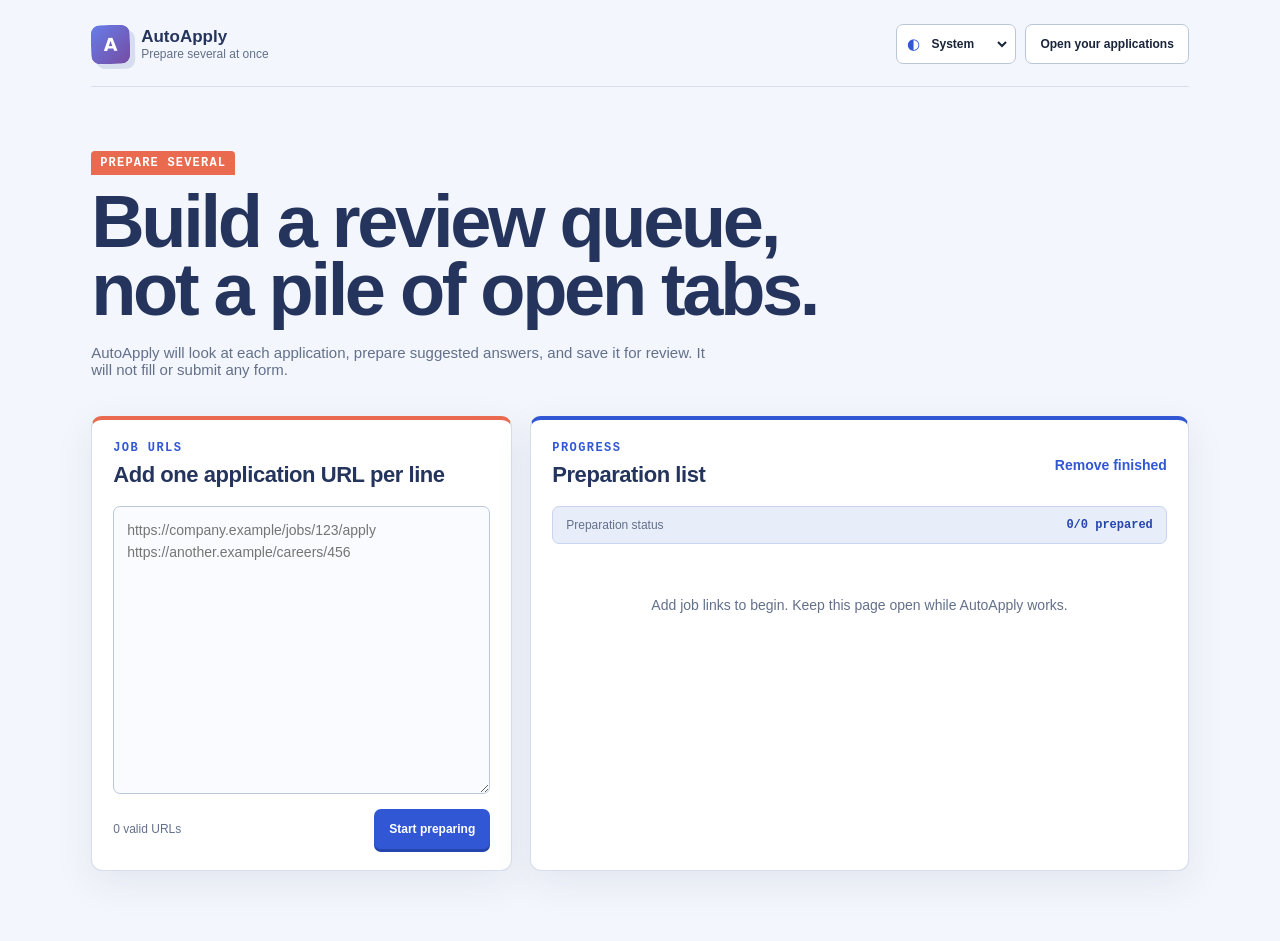
<file: extension-chrome/popup/batch.html>
<!DOCTYPE html>
<html lang="en">
<head>
  <meta charset="utf-8">
  <meta name="viewport" content="width=device-width,initial-scale=1">
  <title>Prepare several at once · AutoApply</title>
  <link rel="stylesheet" href="batch.css?v=7">
</head>
<body>
  <main class="batch-shell">
    <header class="batch-header">
      <div class="brand"><img class="brand-mark" src="../icons/icon-48.svg" alt=""><span><strong>AutoApply</strong><small>Prepare several at once</small></span></div>
      <div class="batch-header-actions"><label class="theme-control" for="theme-select"><span aria-hidden="true">◐</span><span class="visually-hidden">Color theme</span><select id="theme-select" aria-label="Color theme"><option value="system">System</option><option value="light">Light</option><option value="dark">Dark</option></select></label><button id="open-workspace" class="button secondary" type="button">Open your applications</button></div>
    </header>
    <section class="hero">
      <p class="utility-label">Capture → prepare</p>
      <h1>Build a review queue,<br>not a pile of open tabs.</h1>
      <p>AutoApply will look at each application, prepare suggested answers, and save it for review. It will not fill or submit any form.</p>
    </section>
    <section class="batch-grid">
      <form id="batch-form" class="surface input-panel">
        <div><label class="utility-label" for="batch-urls">Job URLs</label><h2>Add one application URL per line</h2></div>
        <textarea id="batch-urls" rows="12" required aria-describedby="url-count" placeholder="https://company.example/jobs/123/apply&#10;https://another.example/careers/456"></textarea>
        <div class="form-foot"><span id="url-count" role="status">0 valid URLs</span><button class="button primary" type="submit">Start preparing</button></div>
      </form>
      <section class="surface queue-panel">
        <div class="queue-heading"><div><p class="utility-label">Progress</p><h2>Preparation list</h2></div><button id="clear-complete" class="text-button" type="button">Remove finished</button></div>
        <div id="batch-summary" class="batch-summary"><span>Preparation status</span><strong>0/0 prepared</strong></div>
        <div id="batch-list" class="batch-list"><div class="empty">Add job links to begin. Keep this page open while AutoApply works.</div></div>
        <p id="batch-announcer" class="visually-hidden" role="status" aria-live="polite"></p>
      </section>
    </section>
  </main>
  <div id="toast" class="toast"><span id="toast-message" role="status" aria-live="polite"></span><button id="toast-undo" class="toast-undo" type="button" hidden>Undo</button></div>
  <script src="../lib/browser-polyfill.js"></script>
  <script src="../lib/utils.js"></script>
  <script src="batch.js?v=4"></script>
</body>
</html>
</file>
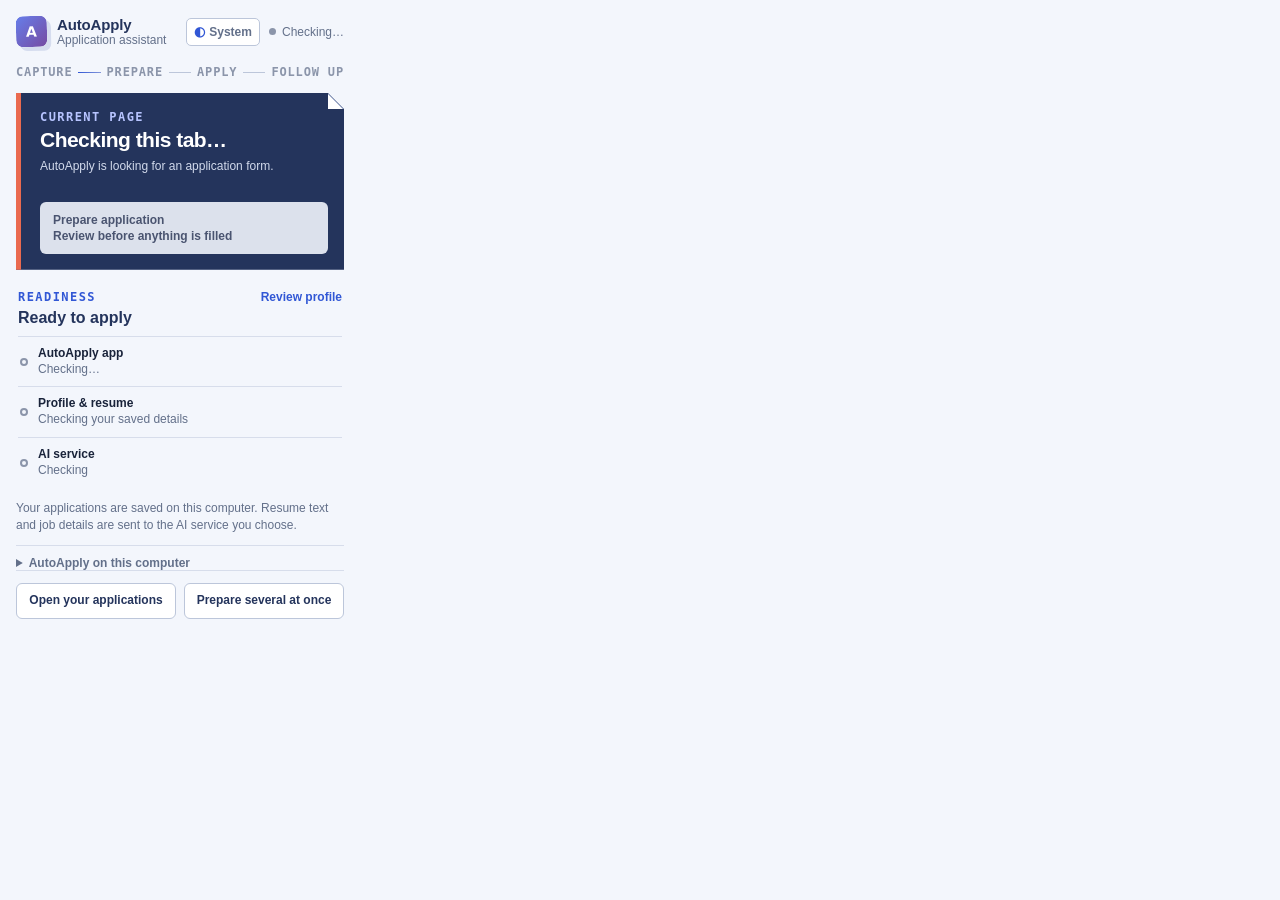
<file: extension-chrome/popup/popup.html>
<!DOCTYPE html>
<html lang="en">
<head>
  <meta charset="utf-8">
  <meta name="viewport" content="width=device-width,initial-scale=1">
  <title>AutoApply</title>
  <link rel="stylesheet" href="popup.css?v=8">
</head>
<body>
  <main class="launcher">
    <header class="launcher-header">
      <div class="brand"><img class="brand-mark" src="../icons/icon-48.svg" alt=""><span><strong>AutoApply</strong><small>Application assistant</small></span></div>
      <div class="launcher-tools"><button id="theme-toggle" class="theme-toggle" type="button" aria-label="Color theme: System" title="Change color theme"><span aria-hidden="true">◐</span><small>System</small></button><span id="backend-status" class="status"><i aria-hidden="true"></i><span>Checking…</span></span></div>
    </header>

    <div class="route" aria-label="Application workflow"><span>Capture</span><i></i><span>Prepare</span><i></i><span>Apply</span><i></i><span>Follow up</span></div>

    <section id="page-card" class="page-card">
      <p class="utility-label">Current page</p>
      <h1 id="page-title">Checking this tab…</h1>
      <p id="page-copy" aria-live="polite">AutoApply is looking for an application form.</p>
      <button id="prepare-btn" class="primary-action" type="button" disabled>Prepare application<span>Review before anything is filled</span></button>
    </section>

    <section class="readiness" aria-labelledby="readiness-title">
      <div class="section-heading"><div><p class="utility-label">Readiness</p><h2 id="readiness-title">Ready to apply</h2></div><button id="open-setup" class="text-button" type="button">Review profile</button></div>
      <div class="readiness-list" aria-live="polite">
        <div id="ready-backend" class="readiness-row neutral"><i aria-hidden="true"></i><span><strong>AutoApply app</strong><small>Checking…</small></span></div>
        <div id="ready-profile" class="readiness-row neutral"><i aria-hidden="true"></i><span><strong>Profile &amp; resume</strong><small>Checking your saved details</small></span></div>
        <div id="ready-ai" class="readiness-row neutral"><i aria-hidden="true"></i><span><strong>AI service</strong><small>Checking</small></span></div>
      </div>
    </section>

    <section id="offline-help" class="offline-help" hidden>
      <strong>Start AutoApply on this computer</strong>
      <p>AutoApply is an app that runs on this computer. Open it, then come back to this page.</p>
      <button id="open-setup-card" class="offline-action" type="button">Open setup</button>
    </section>

    <p class="privacy-note">Your applications are saved on this computer. Resume text and job details are sent to the AI service you choose.</p>

    <details id="app-address" class="backend">
      <summary>AutoApply on this computer</summary>
      <form id="backend-form" class="backend-row">
        <label id="backend-label" for="backend-base">Address</label>
        <input id="backend-base" type="url" spellcheck="false" inputmode="url" autocomplete="off" aria-describedby="backend-note">
        <button type="submit">Save</button>
      </form>
      <p id="backend-note" class="backend-note" role="status">AutoApply is set up to talk to the app on this computer.</p>
    </details>

    <footer class="launcher-footer">
      <button id="open-workspace" type="button">Open your applications</button>
      <button id="open-batch" type="button">Prepare several at once</button>
    </footer>
  </main>
  <script src="../lib/browser-polyfill.js?v=2"></script>
  <script src="../lib/utils.js?v=3"></script>
  <script src="popup.js?v=5"></script>
</body>
</html>
</file>
<file: extension-chrome/popup/batch.css>
:root {
  --canvas: #f3f6fc;
  --paper: #ffffff;
  --paper-blue: #e8edfa;
  --ink: #19233a;
  --navy: #24345c;
  --cobalt: #3157d5;
  --cobalt-deep: #2545ad;
  --coral: #ea6a4f;
  --teal: #188477;
  --amber: #ad6a00;
  --rose: #c84545;
  --muted: #63708a;
  --quiet: #8b95aa;
  --line: #d7ddeb;
  --line-strong: #bcc6da;
  font-family: "Avenir Next", Avenir, "Segoe UI", sans-serif;
}
* { box-sizing: border-box; }
body { margin: 0; min-width: 320px; color: var(--ink); background: var(--canvas); font-size: 14px; }
button, textarea { font: inherit; }
.batch-shell { max-width: 1200px; margin: auto; padding: 24px clamp(18px,4vw,54px) 70px; }
.batch-header { display: flex; align-items: center; justify-content: space-between; flex-wrap: wrap; gap: 12px; padding-bottom: 22px; border-bottom: 1px solid var(--line); }
.brand { display: flex; align-items: center; gap: 11px; }
.brand-mark { display: block; width: 39px; height: 39px; border-radius: 9px; box-shadow: 5px 5px 0 #d6ddef; transform: rotate(-1deg); }
.brand strong, .brand small { display: block; }
.brand strong, h1, h2 { font-family: "Avenir Next Condensed", "Arial Narrow", sans-serif; }
.brand strong { color: var(--navy); font-size: 17px; }
.brand small { color: var(--muted); font-size: 12px; }
.batch-header-actions { display:flex; align-items:center; gap:9px; }
.theme-control { display:flex; align-items:center; min-height:40px; padding:0 5px 0 10px; color:var(--muted); background:var(--paper); border:1px solid var(--line-strong); border-radius:7px; }
.theme-control > span[aria-hidden] { color:var(--cobalt); font-size:15px; }
.theme-control select { min-height:36px; padding:0 20px 0 7px; color:var(--ink); background:transparent; border:0; outline:0; font-size:12px; font-weight:800; cursor:pointer; }
.theme-control:focus-within { border-color:var(--cobalt); box-shadow:0 0 0 3px rgba(49,87,213,.11); }
.visually-hidden { position:absolute; width:1px; height:1px; padding:0; margin:-1px; overflow:hidden; clip:rect(0,0,0,0); white-space:nowrap; border:0; }
.hero { position: relative; padding: 64px 0 38px; }
.hero::before { content: "Prepare several"; display: inline-block; margin-bottom: 13px; padding: 5px 9px; color: #fff; background: var(--coral); border-radius: 4px 4px 0 0; font: 800 12px "SFMono-Regular",Consolas,monospace; text-transform: uppercase; letter-spacing: .1em; }
.utility-label { display: block; margin: 0 0 7px; color: var(--cobalt); font: 800 12px "SFMono-Regular",Consolas,monospace; text-transform: uppercase; letter-spacing: .12em; }
.hero > .utility-label { display: none; }
.hero h1 { max-width: 840px; margin: 0; color: var(--navy); font-size: clamp(42px,6vw,74px); font-weight: 800; line-height: .92; letter-spacing: -.045em; }
.hero > p:last-child { max-width: 620px; margin: 20px 0 0; color: var(--muted); font-size: 15px; }
.batch-grid { display: grid; grid-template-columns: .78fr 1.22fr; gap: 18px; }
.surface { padding: 21px; background: var(--paper); border: 1px solid var(--line); border-radius: 11px; box-shadow: 0 12px 38px rgba(35,52,92,.08); }
h2 { margin: 0; color: var(--navy); font-size: 22px; letter-spacing: -.02em; }
.input-panel { align-self: start; border-top: 4px solid var(--coral); }
.queue-panel { border-top: 4px solid var(--cobalt); }
.input-panel textarea { width: 100%; min-height: 240px; margin: 18px 0 12px; padding: 13px; color: var(--ink); background: #fafbfe; border: 1px solid var(--line-strong); border-radius: 7px; resize: vertical; line-height: 1.55; }
.input-panel textarea:focus { border-color: var(--cobalt); box-shadow: 0 0 0 3px rgba(49,87,213,.11); outline: 0; }
.form-foot, .queue-heading { display: flex; align-items: center; justify-content: space-between; gap: 12px; }
.form-foot span { color: var(--muted); font-size: 12px; }
.button { display: inline-flex; align-items: center; justify-content: center; min-height: 40px; padding: 0 14px; color: var(--ink); background: none; border: 1px solid transparent; border-radius: 7px; text-decoration: none; font-size: 12px; font-weight: 800; cursor: pointer; }
.button.primary { color: #fff; background: var(--cobalt); box-shadow: 0 3px 0 var(--cobalt-deep); }
.button.secondary { background: var(--paper); border-color: var(--line-strong); }
.button:hover { border-color: var(--cobalt); color: var(--cobalt); }
.button.primary:hover { color: #fff; background: #4268dc; }
.text-button { padding: 0; color: var(--cobalt); background: none; border: 0; font-weight: 750; cursor: pointer; }
.batch-summary { display: flex; align-items: center; justify-content: space-between; margin: 18px 0 11px; padding: 11px 13px; background: var(--paper-blue); border: 1px solid #cad4ee; border-radius: 7px; }
.batch-summary span { color: var(--muted); font-size: 12px; }
.batch-summary strong { color: var(--cobalt-deep); font: 800 12px "SFMono-Regular",Consolas,monospace; }
.batch-list { display: grid; gap: 8px; }
.batch-row { display: grid; grid-template-columns: 10px minmax(0,1fr) auto; align-items: center; gap: 12px; padding: 12px; background: #fafbfe; border: 1px solid var(--line); border-radius: 8px; }
.batch-row > i { width: 8px; height: 8px; border-radius: 50%; background: var(--quiet); }
.batch-row.running > i { background: var(--amber); animation: pulse 1.3s infinite; }
.batch-row.ready > i, .batch-row.reused > i { background: var(--teal); }
.batch-row.failed > i, .batch-row.duplicate > i { background: var(--rose); }
.batch-row strong, .batch-row small { display: block; }
.batch-row strong { overflow: hidden; text-overflow: ellipsis; white-space: nowrap; }
.batch-row small { margin-top: 3px; color: var(--muted); font-size: 12px; line-height: 1.4; }
.batch-row.failed small, .batch-row.duplicate small { color: var(--rose); }
.row-actions { display: flex; gap: 7px; }
.row-actions button { padding: 6px 8px; color: var(--navy); background: var(--paper); border: 1px solid var(--line-strong); border-radius: 5px; font-size: 12px; font-weight: 750; cursor: pointer; }
.row-actions button:hover { color: var(--cobalt); border-color: var(--cobalt); }
.empty { padding: 42px 20px; color: var(--muted); text-align: center; }
.toast { position: fixed; right: 22px; bottom: 22px; display: flex; align-items: center; gap: 14px; max-width: min(460px, calc(100vw - 44px)); padding: 11px 14px; color: #fff; background: var(--navy); border: 1px solid #42527a; border-radius: 7px; box-shadow: 0 12px 38px rgba(35,52,92,.16); visibility: hidden; opacity: 0; transform: translateY(10px); transition: .2s; }
.toast.show { visibility: visible; opacity: 1; transform: none; }
.toast-undo { flex: none; min-height: 32px; padding: 0 12px; color: #fff; background: rgba(255,255,255,.14); border: 1px solid rgba(255,255,255,.45); border-radius: 5px; font-size: 12px; font-weight: 800; cursor: pointer; }
.toast-undo:hover { background: rgba(255,255,255,.26); }
.toast-undo[hidden] { display: none; }
@keyframes pulse { 50% { opacity: .4; transform: scale(1.35); } }
:focus-visible { outline: 3px solid rgba(49,87,213,.38); outline-offset: 2px; }
@media (max-width: 850px) { .batch-grid { grid-template-columns: 1fr; } .hero { padding-top: 44px; } }
@media (prefers-reduced-motion: reduce) { .batch-row.running > i { animation: none; } .toast { transition: none; } }
:root[data-theme="dark"] { color-scheme:dark; --canvas:#0b1018; --paper:#151d28; --paper-blue:#202b39; --ink:#edf2f7; --navy:#101720; --cobalt:#526ce7; --cobalt-deep:#3c52b8; --coral:#f47d68; --teal:#52bfae; --amber:#e3b35e; --rose:#f07e86; --muted:#aab5c4; --quiet:#7f8b9d; --line:#2a3747; --line-strong:#3c4b5e; }
:root[data-theme="dark"] body{background-color:var(--canvas);background-image:linear-gradient(rgba(130,148,174,.028) 1px,transparent 1px),linear-gradient(90deg,rgba(130,148,174,.028) 1px,transparent 1px);background-size:28px 28px}
:root[data-theme="dark"] .brand strong,:root[data-theme="dark"] .hero h1,:root[data-theme="dark"] h2,:root[data-theme="dark"] .row-actions button{color:var(--ink)}
:root[data-theme="dark"] .brand-mark{box-shadow:5px 5px 0 #02050a}
:root[data-theme="dark"] .surface{box-shadow:0 14px 38px rgba(0,0,0,.2)}
:root[data-theme="dark"] .input-panel textarea,:root[data-theme="dark"] .batch-row{background:#101720}
:root[data-theme="dark"] .button.primary{color:#fff}
:root[data-theme="dark"] .button.primary:hover{color:#fff;background:#687ff0}
:root[data-theme="dark"] .batch-summary{border-color:var(--line-strong)}
:root[data-theme="dark"] .batch-summary strong{color:#91a4ff}
:root[data-theme="dark"] .toast{background:#202b39}
:root[data-theme="dark"] .hero::before{color:#24171a}
:root[data-theme="dark"] :focus-visible{outline-color:#9aaeff}
</file>
<file: extension-chrome/popup/popup.css>
:root {
  --canvas: #f3f6fc;
  --paper: #ffffff;
  --paper-blue: #e8edfa;
  --ink: #19233a;
  --navy: #24345c;
  --cobalt: #3157d5;
  --cobalt-deep: #2545ad;
  --coral: #ea6a4f;
  --teal: #188477;
  --amber: #ad6a00;
  --rose: #c84545;
  --muted: #63708a;
  --quiet: #8b95aa;
  --line: #d7ddeb;
  --line-strong: #bcc6da;
  font-family: "Avenir Next", Avenir, "Segoe UI", sans-serif;
}
* { box-sizing: border-box; }
body { width: 360px; min-height: 520px; max-height: 600px; margin: 0; overflow-y: auto; color: var(--ink); background: var(--canvas); font-size: 12px; }
button { font: inherit; cursor: pointer; }
.launcher { min-height: 520px; display: flex; flex-direction: column; padding: 16px; }
.launcher-header { display: flex; align-items: center; justify-content: space-between; flex-wrap: wrap; row-gap: 8px; }
.brand { display: flex; align-items: center; gap: 10px; }
.brand-mark { display: block; width: 31px; height: 31px; border-radius: 7px; box-shadow: 4px 4px 0 #d6ddef; transform: rotate(-1deg); }
.brand strong, .brand small { display: block; }
.brand strong { color: var(--navy); font: 800 15px "Avenir Next Condensed", "Arial Narrow", sans-serif; letter-spacing: -.01em; }
.brand small { color: var(--muted); font-size: 12px; }
.launcher-tools { display: flex; align-items: center; justify-content: flex-end; flex-wrap: wrap; gap: 9px; }
.theme-toggle { display: grid; grid-template-columns:auto auto; align-items:center; gap:4px; min-height:28px; padding:0 7px; color:var(--muted); background:var(--paper); border:1px solid var(--line-strong); border-radius:5px; font-weight:800; }
.theme-toggle span { color:var(--cobalt); font-size:13px; }
.theme-toggle small { font-size:12px; }
.theme-toggle:hover { color:var(--cobalt); border-color:var(--cobalt); }
.status { display: flex; align-items: center; gap: 6px; color: var(--muted); font-size: 12px; white-space: nowrap; }
.status i { flex: none; width: 7px; height: 7px; border-radius: 50%; background: var(--quiet); }
.status.ready i { background: var(--teal); box-shadow: 0 0 0 3px rgba(24,132,119,.1); }
.status.error i { background: var(--rose); }
.route { display: flex; align-items: center; gap: 6px; margin: 18px 0 14px; color: var(--quiet); font: 700 12px "SFMono-Regular", Consolas, monospace; text-transform: uppercase; letter-spacing: .07em; }
.route span { white-space: nowrap; }
.route i { flex: 1; min-width: 4px; height: 1px; background: var(--line-strong); }
.route i:first-of-type { background: linear-gradient(90deg,var(--cobalt),#8497da); }
.page-card { position: relative; padding: 17px 16px 16px 19px; color: #fff; background: var(--navy); border-left: 5px solid var(--coral); box-shadow: 7px 7px 0 var(--paper-blue); clip-path: polygon(0 0,calc(100% - 16px) 0,100% 16px,100% 100%,0 100%); }
.page-card::after { content: ""; position: absolute; top: 0; right: 0; width: 16px; height: 16px; background: linear-gradient(225deg,var(--canvas) 49%,#9aa8c9 50% 53%,#fff 54%); }
.utility-label { margin: 0 0 5px; color: var(--cobalt); font: 800 12px "SFMono-Regular", Consolas, monospace; text-transform: uppercase; letter-spacing: .12em; }
.page-card .utility-label { color: #b7c4ff; }
.page-card h1 { margin: 0; font: 800 21px/1.08 "Avenir Next Condensed", "Arial Narrow", sans-serif; letter-spacing: -.025em; }
.page-card p:not(.utility-label) { min-height: 32px; margin: 6px 0 12px; color: #d2daec; line-height: 1.4; }
.primary-action { width: 100%; min-height: 52px; padding: 9px 13px; color: #fff; background: var(--cobalt); border: 0; border-radius: 6px; box-shadow: 0 3px 0 var(--cobalt-deep); font-weight: 850; text-align: left; }
.primary-action span { display: block; margin-top: 2px; font-size: 12px; font-weight: 650; opacity: .78; }
.primary-action:hover:not(:disabled) { background: #4268dc; transform: translateY(-1px); }
.primary-action:disabled { color: #4a5470; background: #dce1ec; box-shadow: none; cursor: not-allowed; }
.primary-action:disabled span { opacity: 1; }
.readiness { padding: 20px 2px 0; }
.section-heading { display: flex; align-items: flex-start; justify-content: space-between; margin-bottom: 9px; }
.section-heading h2 { margin: 0; color: var(--navy); font: 800 16px "Avenir Next Condensed", "Arial Narrow", sans-serif; }
.text-button { padding: 0; color: var(--cobalt); background: none; border: 0; font-weight: 750; }
.readiness-list { display: grid; }
.readiness-row { display: flex; gap: 10px; align-items: center; padding: 9px 2px; border-top: 1px solid var(--line); }
.readiness-row > i { width: 8px; height: 8px; border: 2px solid var(--quiet); border-radius: 50%; }
.readiness-row.ready > i { border: 0; background: var(--teal); }
.readiness-row.error > i { border: 0; background: var(--rose); }
.readiness-row.neutral > i { border-color: var(--quiet); background: transparent; }
.readiness-row strong, .readiness-row small { display: block; }
.readiness-row strong { font-size: 12px; }
.readiness-row small { margin-top: 1px; color: var(--muted); font-size: 12px; line-height: 1.4; }
.offline-help { margin-top: 10px; padding: 11px; color: var(--ink); background: #fff7e8; border: 1px solid #e3bc7b; border-radius: 7px; }
.offline-help strong { display: block; margin-bottom: 4px; color: #855100; }
.offline-help p { margin: 0 0 9px; color: var(--ink); font-size: 12px; line-height: 1.45; }
.offline-action { min-height: 32px; padding: 0 12px; color: #fff; background: var(--cobalt); border: 0; border-radius: 6px; box-shadow: 0 2px 0 var(--cobalt-deep); font-weight: 800; }
.offline-action:hover { background: #4268dc; }
.privacy-note { margin: 12px 0 0; color: var(--muted); font-size: 12px; line-height: 1.45; }
.backend { margin-top: 10px; padding-top: 10px; border-top: 1px solid var(--line); }
.backend summary { color: var(--muted); font-weight: 800; cursor: pointer; }
.backend-row { display: grid; grid-template-columns: minmax(0,1fr) auto; align-items: center; gap: 7px; margin-top: 9px; }
.backend-row label { grid-column: 1 / -1; color: var(--muted); font: 800 12px "SFMono-Regular", Consolas, monospace; text-transform: uppercase; letter-spacing: .1em; }
.backend-row input { min-width: 0; padding: 7px; color: var(--ink); background: var(--paper); border: 1px solid var(--line-strong); border-radius: 5px; font: 700 12px "SFMono-Regular", Consolas, monospace; }
.backend-row input:focus { border-color: var(--cobalt); }
.backend-row button { min-height: 32px; padding: 0 12px; color: var(--navy); background: var(--paper); border: 1px solid var(--line-strong); border-radius: 5px; font-weight: 800; }
.backend-row button:hover { color: var(--cobalt); border-color: var(--cobalt); }
.backend-note { margin: 6px 0 0; color: var(--muted); font-size: 12px; line-height: 1.45; }
.backend-note.error { color: var(--rose); }
.launcher-footer { display: flex; gap: 8px; margin-top: auto; padding-top: 12px; border-top: 1px solid var(--line); }
.launcher-footer button { flex: 1 1 0; min-width: 0; min-height: 36px; padding: 7px 8px; color: var(--navy); background: var(--paper); border: 1px solid var(--line-strong); border-radius: 6px; font-weight: 750; line-height: 1.3; }
.launcher-footer button:hover { color: var(--cobalt); border-color: var(--cobalt); }
:focus-visible { outline: 3px solid rgba(49,87,213,.38); outline-offset: 2px; }
@media (prefers-reduced-motion: reduce) { *, *::before, *::after { transition: none !important; } }
:root[data-theme="dark"] { color-scheme:dark; --canvas:#0b1018; --paper:#151d28; --paper-blue:#202b39; --ink:#edf2f7; --navy:#101720; --cobalt:#526ce7; --cobalt-deep:#3c52b8; --coral:#f47d68; --teal:#52bfae; --amber:#e3b35e; --rose:#f07e86; --muted:#aab5c4; --quiet:#7f8b9d; --line:#2a3747; --line-strong:#3c4b5e; }
:root[data-theme="dark"] body{background-color:var(--canvas);background-image:linear-gradient(rgba(130,148,174,.03) 1px,transparent 1px),linear-gradient(90deg,rgba(130,148,174,.03) 1px,transparent 1px);background-size:24px 24px}
:root[data-theme="dark"] .brand strong,:root[data-theme="dark"] .section-heading h2,:root[data-theme="dark"] .launcher-footer button{color:var(--ink)}
:root[data-theme="dark"] .brand-mark{box-shadow:4px 4px 0 #02050a}
:root[data-theme="dark"] .page-card{color:var(--ink);background:linear-gradient(rgba(255,255,255,.025),transparent 48%),repeating-linear-gradient(0deg,transparent 0 27px,rgba(145,164,255,.055) 27px 28px),#1b2740;box-shadow:inset 0 0 0 1px #344664,7px 7px 0 #101720}
:root[data-theme="dark"] .page-card .utility-label{color:#91a4ff}
:root[data-theme="dark"] .page-card p:not(.utility-label){color:#bdc7d6}
:root[data-theme="dark"] .page-card::after{background:linear-gradient(225deg,var(--canvas) 49%,#52627b 50% 53%,#1b2740 54%)}
:root[data-theme="dark"] .primary-action{color:#fff}
:root[data-theme="dark"] .primary-action:hover:not(:disabled){background:#687ff0}
:root[data-theme="dark"] .primary-action:disabled{color:var(--muted);background:#202b39}
:root[data-theme="dark"] .offline-help{background:#302719;border-color:#715b35}
:root[data-theme="dark"] .offline-help strong{color:#f2c97f}
:root[data-theme="dark"] .offline-help p{color:var(--ink)}
:root[data-theme="dark"] .backend-row button{color:var(--ink)}
:root[data-theme="dark"] :focus-visible{outline-color:#9aaeff}
</file>
